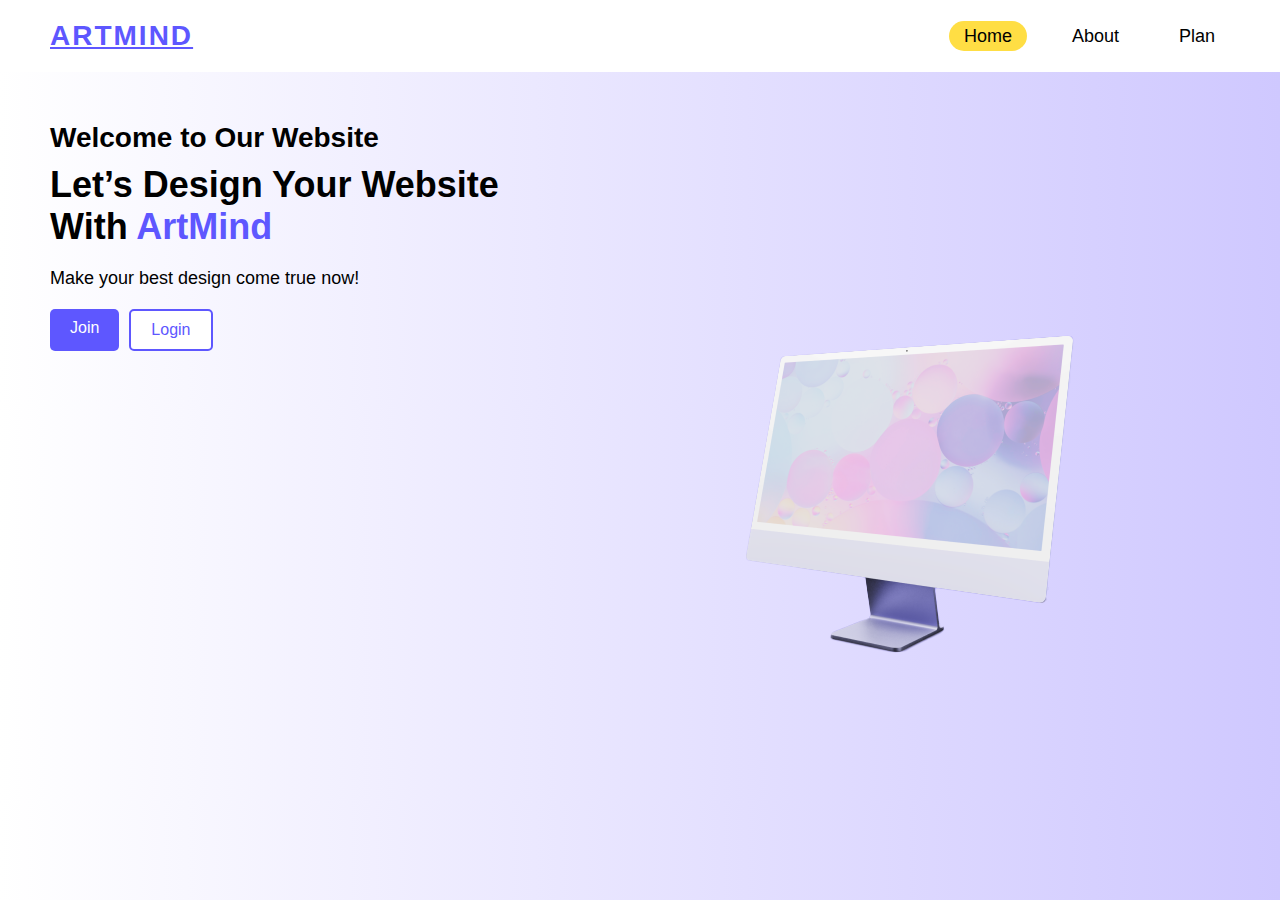
<file: index.html>
<!DOCTYPE html>
<html lang="en">
<head>
  <meta charset="UTF-8">
  <meta name="viewport" content="width=device-width, initial-scale=1.0">
  <title>ArtMind - Home</title>
  <link rel="stylesheet" href="styles.css">
</head>
<body>
  <header>
    <div class="logo">
      <h1>ArtMind</h1>
    </div>
    <nav>
      <ul>
        <li><a href="index.html" class="active">Home</a></li>
        <li><a href="about.html">About</a></li>
        <li><a href="plan.html">Plan</a></li>
      </ul>
    </nav>
  </header>

  <section class="hero">
    <div class="content">
      <h2>Welcome to Our Website</h2>
      <h3>Let’s Design Your Website With <span>ArtMind</span></h3>
      <p>Make your best design come true now!</p>
      <div class="buttons">
        <!-- Update tombol Join dengan tautan ke create-account.html -->
        <a href="create-account.html" class="btn">Join</a>
        <a href="login.html" class="btn login">Login</a>
      </div>
    </div>
    <div class="images">
      <img src="com.png" alt="Monitor">
    </div>
  </section>

  <script src="script.js"></script>
</body>
</html>
</file>
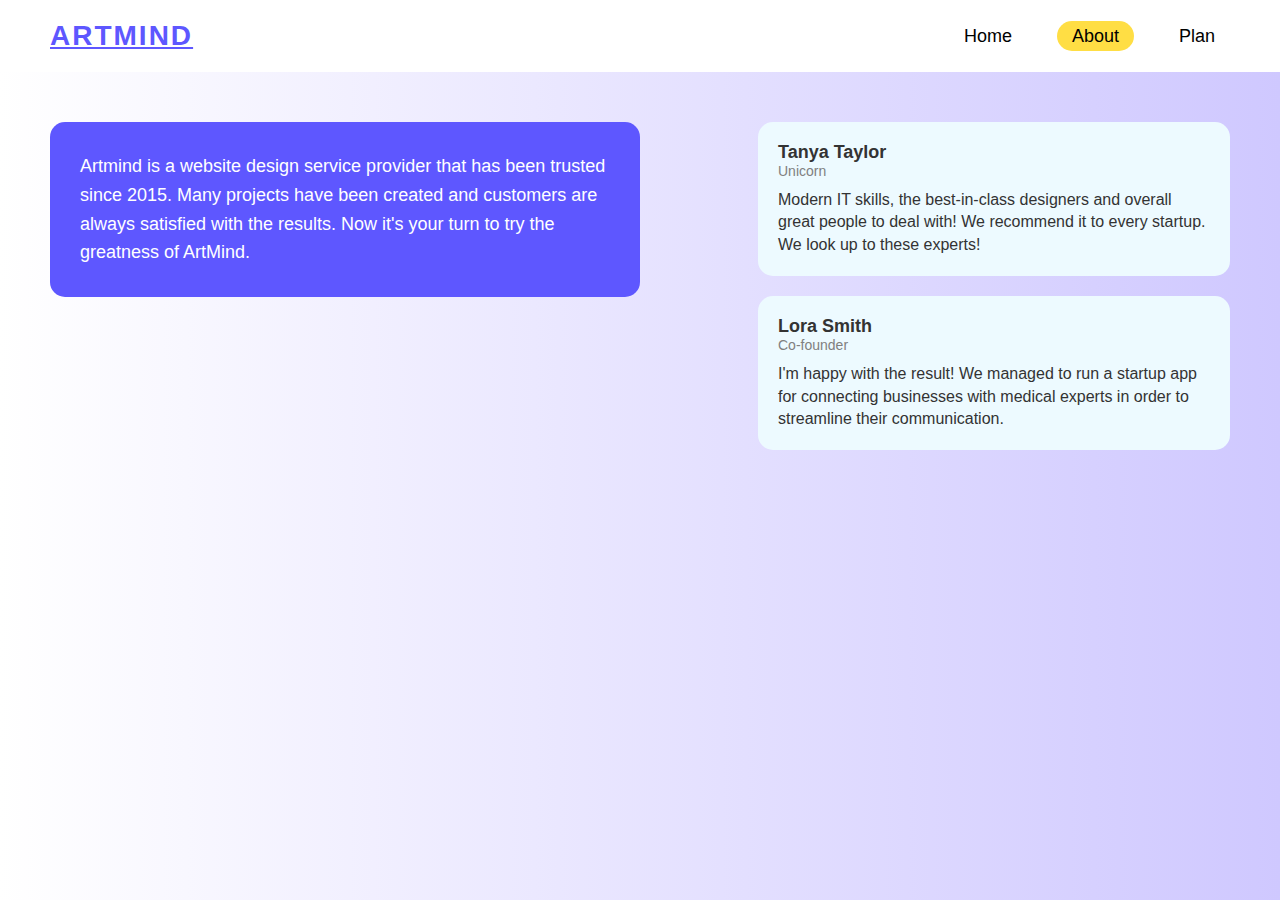
<file: about.html>
<!DOCTYPE html>
<html lang="en">
<head>
  <meta charset="UTF-8">
  <meta name="viewport" content="width=device-width, initial-scale=1.0">
  <title>About - ArtMind</title>
  <link rel="stylesheet" href="about.css">
</head>
<body>
  <header>
    <div class="logo">
      <h1>ArtMind</h1>
    </div>
    <nav>
      <ul>
        <li><a href="index.html">Home</a></li>
        <li><a href="about.html" class="active">About</a></li>
        <li><a href="plan.html">Plan</a></li>
      </ul>
    </nav>
  </header>

  <section class="about-section">
    <div class="about-text">
      <p>
        Artmind is a website design service provider that has been trusted since 2015. Many projects have been created and customers are always satisfied with the results. Now it's your turn to try the greatness of ArtMind.
      </p>
    </div>
    <div class="testimonials">
      <div class="testimonial">
        <div class="testimonial-text">
          <h3>Tanya Taylor</h3>
          <p>Unicorn</p>
          <blockquote>
            Modern IT skills, the best-in-class designers and overall great people to deal with! We recommend it to every startup. We look up to these experts!
          </blockquote>
        </div>
      </div>
      <div class="testimonial">
        <div class="testimonial-text">
          <h3>Lora Smith</h3>
          <p>Co-founder</p>
          <blockquote>
            I'm happy with the result! We managed to run a startup app for connecting businesses with medical experts in order to streamline their communication.
          </blockquote>
        </div>
      </div>
    </div>
  </section>

  <script src="script.js"></script>
</body>
</html>
</file>
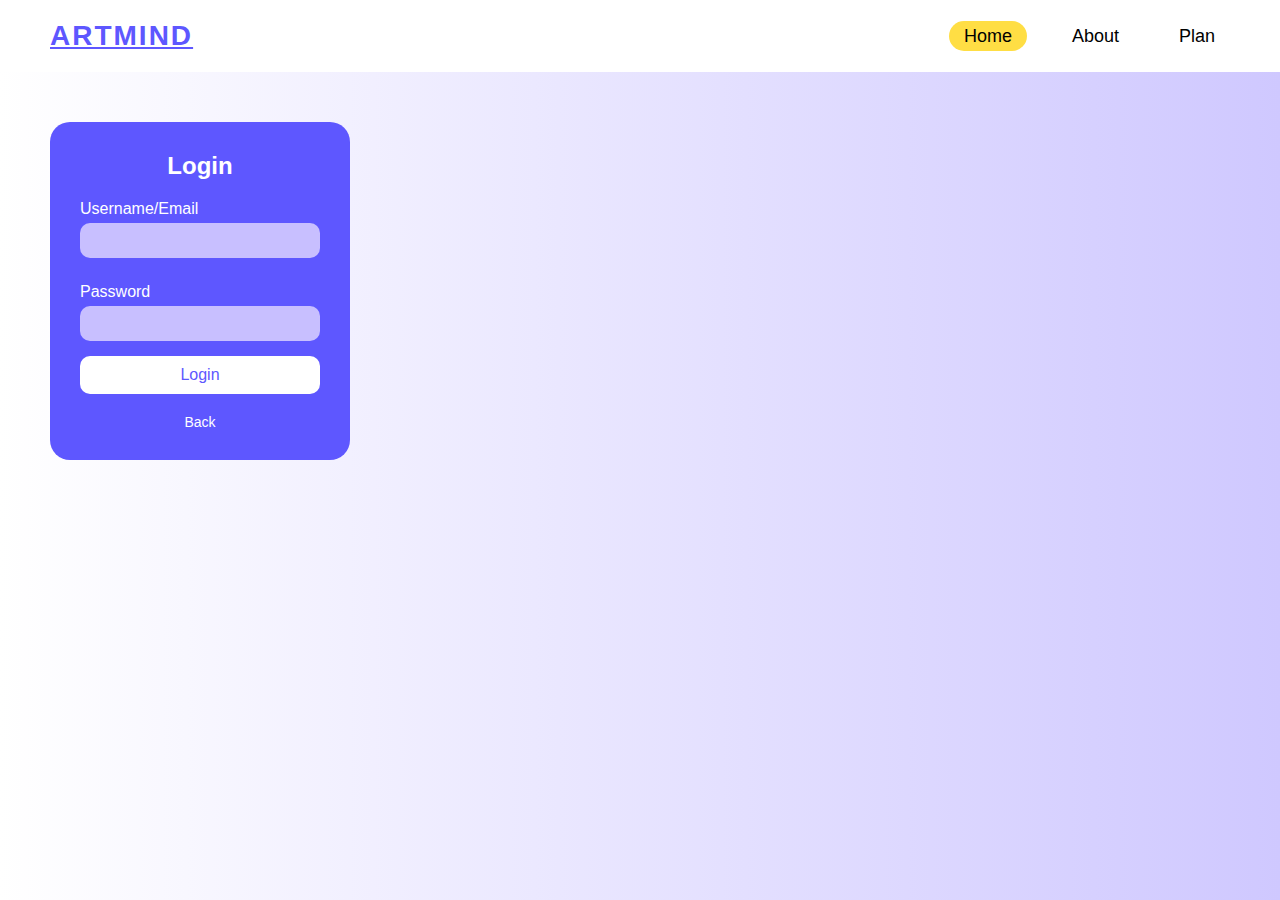
<file: login.html>
<!DOCTYPE html>
<html lang="en">
<head>
  <meta charset="UTF-8">
  <meta name="viewport" content="width=device-width, initial-scale=1.0">
  <title>Login - ArtMind</title>
  <link rel="stylesheet" href="login.css">
</head>
<body>
  <header>
    <div class="logo">
      <h1>ArtMind</h1>
    </div>
    <nav>
      <ul>
        <li><a href="index.html" class="active">Home</a></li>
        <li><a href="about.html">About</a></li>
        <li><a href="plan.html">Plan</a></li>
      </ul>
    </nav>
  </header>

  <section class="login-section">
    <div class="form-container">
      <h2>Login</h2>
      <form action="#" method="POST">
        <label for="username">Username/Email</label>
        <input type="text" id="username" name="username" required>
        
        <label for="password">Password</label>
        <input type="password" id="password" name="password" required>

        <button type="submit">Login</button>
      </form>
      <a href="index.html" class="back-link">Back</a>
    </div>
  </section>

  <script src="script.js"></script>
</body>
</html>
</file>
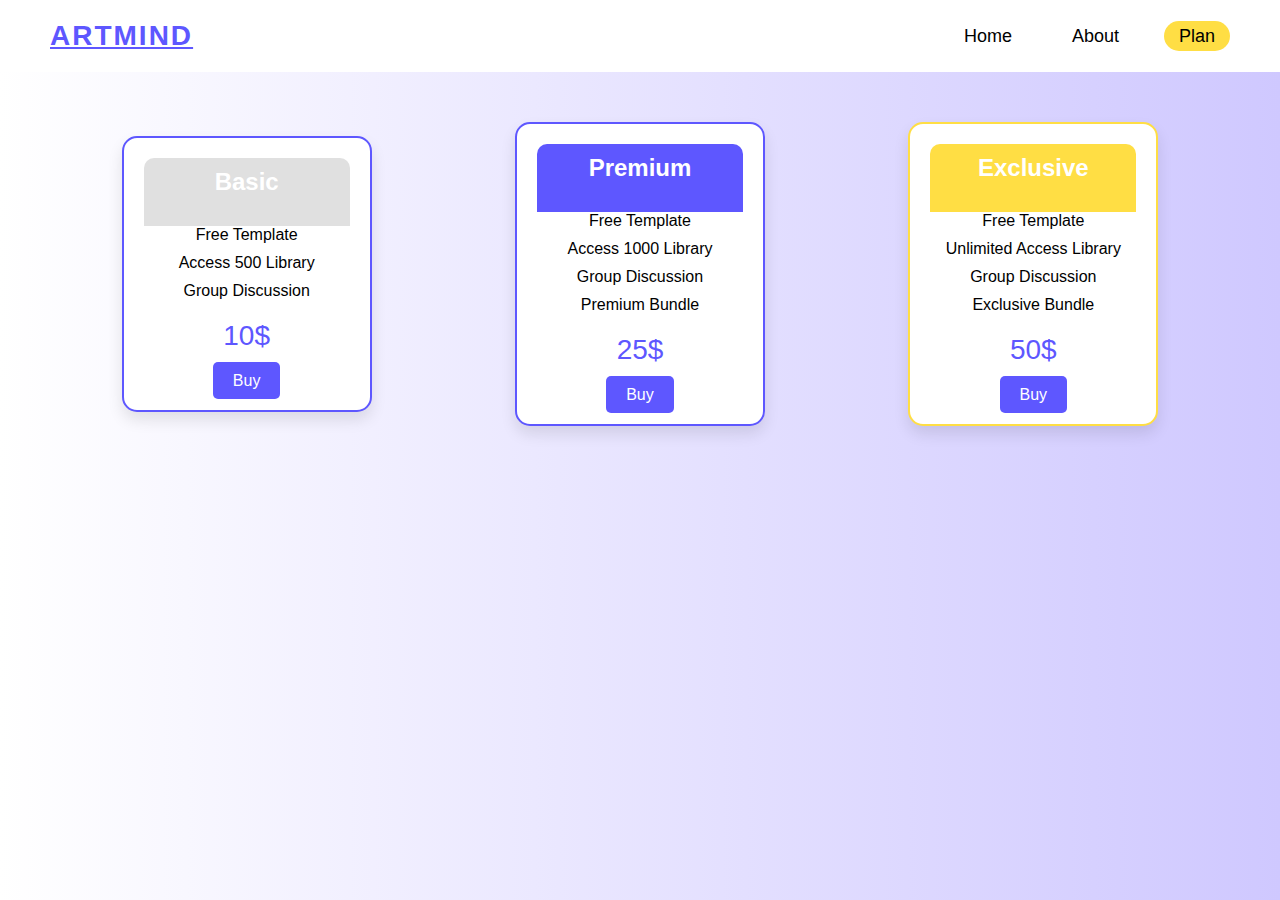
<file: plan.html>
<!DOCTYPE html>
<html lang="en">
<head>
  <meta charset="UTF-8">
  <meta name="viewport" content="width=device-width, initial-scale=1.0">
  <title>Plan - ArtMind</title>
  <link rel="stylesheet" href="plan.css">
</head>
<body>
  <header>
    <div class="logo">
      <h1>ArtMind</h1>
    </div>
    <nav>
      <ul>
        <li><a href="index.html">Home</a></li>
        <li><a href="about.html">About</a></li>
        <li><a href="plan.html" class="active">Plan</a></li>
      </ul>
    </nav>
  </header>

  <section class="pricing-section">
    <div class="pricing-card basic">
      <div class="card-header">
        <h2>Basic</h2>
      </div>
      <ul>
        <li>Free Template</li>
        <li>Access 500 Library</li>
        <li>Group Discussion</li>
      </ul>
      <div class="price">
        <p>10$</p>
      </div>
      <a href="#" class="btn">Buy</a>
    </div>

    <div class="pricing-card premium">
      <div class="card-header">
        <h2>Premium</h2>
      </div>
      <ul>
        <li>Free Template</li>
        <li>Access 1000 Library</li>
        <li>Group Discussion</li>
        <li>Premium Bundle</li>
      </ul>
      <div class="price">
        <p>25$</p>
      </div>
      <a href="#" class="btn">Buy</a>
    </div>

    <div class="pricing-card exclusive">
      <div class="card-header">
        <h2>Exclusive</h2>
      </div>
      <ul>
        <li>Free Template</li>
        <li>Unlimited Access Library</li>
        <li>Group Discussion</li>
        <li>Exclusive Bundle</li>
      </ul>
      <div class="price">
        <p>50$</p>
      </div>
      <a href="#" class="btn">Buy</a>
    </div>
  </section>

  <script src="script.js"></script>
</body>
</html>
</file>
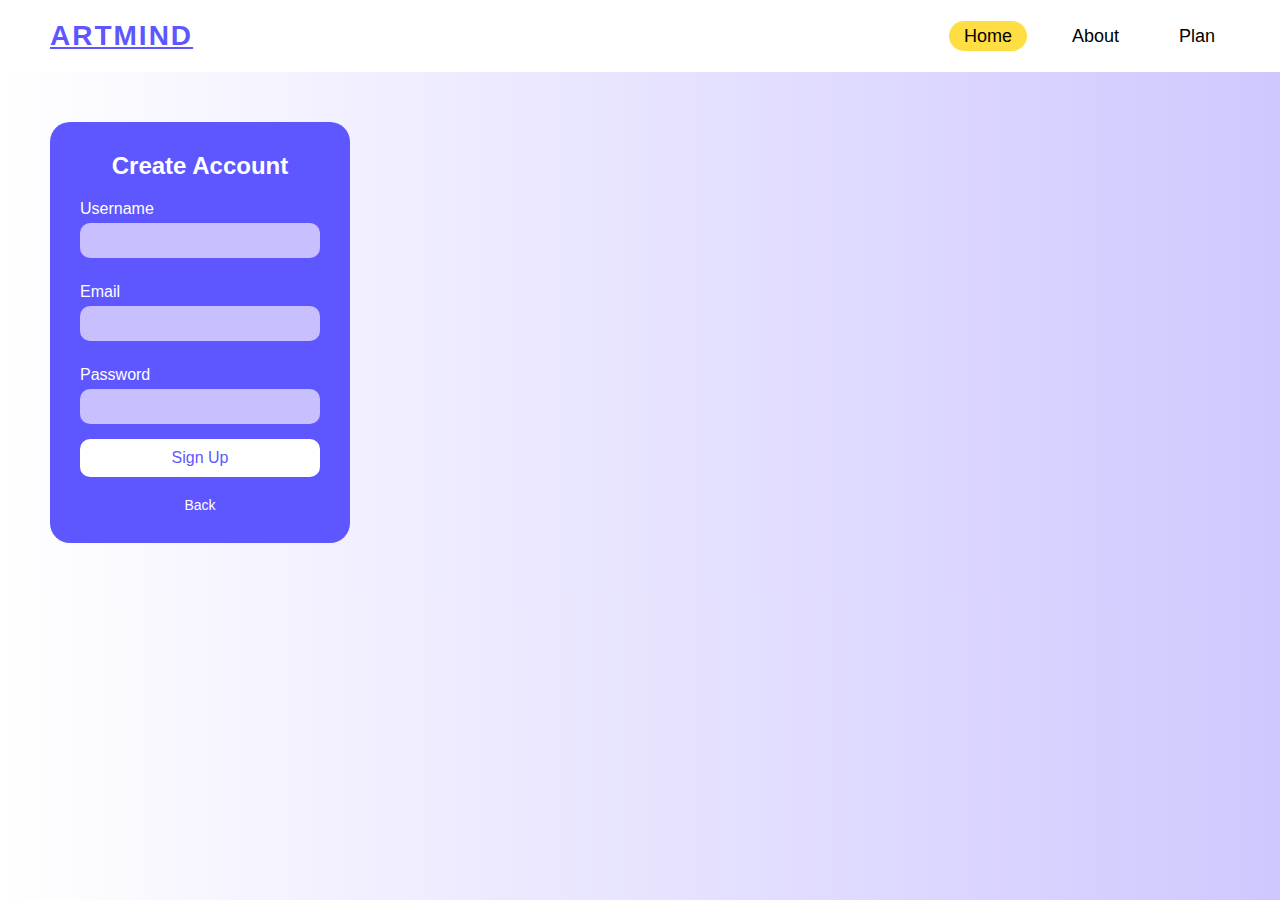
<file: register.html>
<!DOCTYPE html>
<html lang="en">
<head>
  <meta charset="UTF-8">
  <meta name="viewport" content="width=device-width, initial-scale=1.0">
  <title>Create Account - ArtMind</title>
  <link rel="stylesheet" href="register.css">
</head>
<body>
  <header>
    <div class="logo">
      <h1>ArtMind</h1>
    </div>
    <nav>
      <ul>
        <li><a href="index.html" class="active">Home</a></li>
        <li><a href="about.html">About</a></li>
        <li><a href="plan.html">Plan</a></li>
      </ul>
    </nav>
  </header>

  <section class="account-section">
    <div class="form-container">
      <h2>Create Account</h2>
      <form action="register.php" method="POST">
        <label for="username">Username</label>
        <input type="text" id="username" name="username" required>

        <label for="email">Email</label>
        <input type="email" id="email" name="email" required>

        <label for="password">Password</label>
        <input type="password" id="password" name="password" required>

        <button type="submit">Sign Up</button>
    </form>
      <a href="index.html" class="back-link">Back</a>
    </div>
  </section>

  <script src="script.js"></script>
</body>
</html>
</file>
<file: styles.css>
* {
    margin: 0;
    padding: 0;
    box-sizing: border-box;
  }
  
  body {
    font-family: Arial, sans-serif;
    background: linear-gradient(to right, #ffffff, #cfc8ff);
  }
  
  header {
    display: flex;
    justify-content: space-between;
    align-items: center;
    padding: 20px 50px;
    background-color: white;
  }
  
  .logo h1 {
    color: #5e57ff;
    font-size: 28px;
    font-weight: bold;
    text-transform: uppercase;
    letter-spacing: 2px;
    text-decoration: underline;
    text-decoration-color: #5e57ff;
  }
  
  nav ul {
    list-style: none;
    display: flex;
    gap: 30px;
  }
  
  nav ul li a {
    text-decoration: none;
    font-size: 18px;
    font-weight: 500;
    color: black;
    padding: 5px 15px;
    border-radius: 20px;
    transition: all 0.3s ease;
  }
  
  nav ul li a:hover {
    background-color: #ffde44;
    color: black;
  }
  
  nav ul li a.active {
    background-color: #ffde44;
    color: black;
  }
  
  
  .hero {
    display: flex;
    justify-content: space-between;
    align-items: center;
    padding: 50px;
  }
  
  .content {
    max-width: 500px;
  }
  
  .content h2 {
    color: #000;
    font-size: 28px;
  }
  
  .content h3 {
    color: #000;
    font-size: 36px;
    margin: 10px 0;
  }
  
  .content h3 span {
    color: #5e57ff;
  }
  
  .content p {
    font-size: 18px;
    margin: 20px 0;
  }
  
  .buttons {
    display: flex;
    gap: 10px;
  }
  
  .btn {
    background-color: #5e57ff;
    color: white;
    padding: 10px 20px;
    text-decoration: none;
    border-radius: 5px;
  }
  
  .btn.login {
    background-color: white;
    color: #5e57ff;
    border: 2px solid #5e57ff;
  }
  
  .images {
    position: relative;
  }
  
  .images img {
    position: absolute;
    max-width: 700px;
  }
  
  .images img:nth-child(1) {
    right: 50px;
    top: 0;
  }
  
  .images img:nth-child(2) {
    left: 10px;
    bottom: 50px;
  }
  
  .images img:nth-child(3) {
    right: 80px;
    bottom: 10px;
  }
  
  .images img:nth-child(4) {
    top: 100px;
    left: 30px;
  }
  
  .images img:nth-child(5) {
    right: 100px;
    top: 150px;
  }
</file>
<file: about.css>
* {
    margin: 0;
    padding: 0;
    box-sizing: border-box;
  }
  
  body {
    font-family: Arial, sans-serif;
    background: linear-gradient(to right, #ffffff, #cfc8ff);
  }
  
  header {
    display: flex;
    justify-content: space-between;
    align-items: center;
    padding: 20px 50px;
    background-color: white;
  }
  
  .logo h1 {
    color: #5e57ff;
    font-size: 28px;
    font-weight: bold;
    text-transform: uppercase;
    letter-spacing: 2px;
    text-decoration: underline;
    text-decoration-color: #5e57ff;
  }
  
  nav ul {
    list-style: none;
    display: flex;
    gap: 30px;
  }
  
  nav ul li a {
    text-decoration: none;
    font-size: 18px;
    font-weight: 500;
    color: black;
    padding: 5px 15px;
    border-radius: 20px;
    transition: all 0.3s ease;
  }
  
  nav ul li a:hover {
    background-color: #ffde44;
    color: black;
  }
  
  nav ul li a.active {
    background-color: #ffde44;
    color: black;
  }
  
  .about-section {
    display: flex;
    justify-content: space-between;
    align-items: flex-start;
    padding: 50px;
  }
  
  .about-text {
    width: 50%;
    background-color: #5e57ff;
    color: white;
    padding: 30px;
    border-radius: 15px;
    font-size: 18px;
    font-weight: 500;
    line-height: 1.6;
  }
  
  .testimonials {
    width: 40%;
  }
  
  .testimonial {
    background-color: #edfaff;
    border-radius: 15px;
    padding: 20px;
    margin-bottom: 20px;
    display: flex;
    align-items: center;
    gap: 20px;
  }
  
  .testimonial img {
    width: 60px;
    height: 60px;
    border-radius: 50%;
    object-fit: cover;
  }
  
  .testimonial-text h3 {
    font-size: 18px;
    margin: 0;
    color: #333;
  }
  
  .testimonial-text p {
    font-size: 14px;
    color: gray;
  }
  
  blockquote {
    font-size: 16px;
    color: #333;
    margin-top: 10px;
    line-height: 1.4;
  }
</file>
<file: login.css>
* {
    margin: 0;
    padding: 0;
    box-sizing: border-box;
  }
  
  body {
    font-family: Arial, sans-serif;
    background: linear-gradient(to right, #ffffff, #cfc8ff);
  }
  
  header {
    display: flex;
    justify-content: space-between;
    align-items: center;
    padding: 20px 50px;
    background-color: white;
  }
  
  .logo h1 {
    color: #5e57ff;
    font-size: 28px;
    font-weight: bold;
    text-transform: uppercase;
    letter-spacing: 2px;
    text-decoration: underline;
    text-decoration-color: #5e57ff;
  }
  
  nav ul {
    list-style: none;
    display: flex;
    gap: 30px;
  }
  
  nav ul li a {
    text-decoration: none;
    font-size: 18px;
    font-weight: 500;
    color: black;
    padding: 5px 15px;
    border-radius: 20px;
    transition: all 0.3s ease;
  }
  
  nav ul li a:hover {
    background-color: #ffde44;
    color: black;
  }
  
  nav ul li a.active {
    background-color: #ffde44;
    color: black;
  }
  
  .login-section {
    display: flex;
    justify-content: space-between;
    align-items: center;
    padding: 50px;
  }
  
  .form-container {
    background-color: #5e57ff;
    padding: 30px;
    border-radius: 20px;
    width: 300px;
    color: white;
  }
  
  .form-container h2 {
    text-align: center;
    margin-bottom: 20px;
    font-size: 24px;
  }
  
  .form-container label {
    display: block;
    margin: 10px 0 5px;
    font-size: 16px;
  }
  
  .form-container input {
    width: 100%;
    padding: 10px;
    margin-bottom: 15px;
    border-radius: 10px;
    border: none;
    background-color: #c8bfff;
    color: #000;
  }
  
  .form-container button {
    width: 100%;
    padding: 10px;
    background-color: #fff;
    color: #5e57ff;
    border-radius: 10px;
    border: none;
    font-size: 16px;
    cursor: pointer;
  }
  
  .form-container button:hover {
    background-color: #d8d0ff;
  }
  
  .back-link {
    display: block;
    margin-top: 20px;
    text-align: center;
    color: white;
    text-decoration: none;
    font-size: 14px;
  }
  
  .back-link:hover {
    text-decoration: underline;
  }
  
  .image-container {
    position: relative;
  }
  
  .image-container img {
    position: absolute;
    width: 150px;
  }
  
  .image-container img:nth-child(1) {
    top: 0;
    right: 100px;
  }
  
  .image-container img:nth-child(2) {
    bottom: 50px;
    left: 10px;
  }
  
  .image-container img:nth-child(3) {
    bottom: 10px;
    right: 100px;
  }
</file>
<file: plan.css>
* {
    margin: 0;
    padding: 0;
    box-sizing: border-box;
  }
  
  body {
    font-family: Arial, sans-serif;
    background: linear-gradient(to right, #ffffff, #cfc8ff);
  }
  
  header {
    display: flex;
    justify-content: space-between;
    align-items: center;
    padding: 20px 50px;
    background-color: white;
  }
  
  .logo h1 {
    color: #5e57ff;
    font-size: 28px;
    font-weight: bold;
    text-transform: uppercase;
    letter-spacing: 2px;
    text-decoration: underline;
    text-decoration-color: #5e57ff;
  }
  
  nav ul {
    list-style: none;
    display: flex;
    gap: 30px;
  }
  
  nav ul li a {
    text-decoration: none;
    font-size: 18px;
    font-weight: 500;
    color: black;
    padding: 5px 15px;
    border-radius: 20px;
    transition: all 0.3s ease;
  }
  
  nav ul li a:hover {
    background-color: #ffde44;
    color: black;
  }
  
  nav ul li a.active {
    background-color: #ffde44;
    color: black;
  }
  
  .pricing-section {
    display: flex;
    justify-content: space-around;
    align-items: center;
    padding: 50px;
  }
  
  .pricing-card {
    background-color: white;
    border: 2px solid #5e57ff;
    border-radius: 15px;
    width: 250px;
    text-align: center;
    padding: 20px;
    box-shadow: 0px 8px 15px rgba(0, 0, 0, 0.1);
    transition: all 0.3s ease;
  }
  
  .pricing-card:hover {
    transform: scale(1.05);
  }
  
  .pricing-card h2 {
    font-size: 24px;
    color: #ffffff;
    margin-bottom: 20px;
  }
  
  .pricing-card ul {
    list-style: none;
    margin-bottom: 20px;
  }
  
  .pricing-card ul li {
    font-size: 16px;
    margin-bottom: 10px;
  }
  
  .price {
    font-size: 28px;
    color: #5e57ff;
    margin-bottom: 20px;
  }
  
  .btn {
    background-color: #5e57ff;
    color: white;
    padding: 10px 20px;
    text-decoration: none;
    border-radius: 5px;
    transition: all 0.3s ease;
  }
  
  .btn:hover {
    background-color: #483dc2;
  }
  
  .basic .card-header {
    background-color: #e0e0e0;
    padding: 10px;
    border-radius: 10px 10px 0 0;
  }
  
  .premium .card-header {
    background-color: #5e57ff;
    color: white;
    padding: 10px;
    border-radius: 10px 10px 0 0;
  }
  
  .exclusive .card-header {
    background-color: #ffde44;
    padding: 10px;
    border-radius: 10px 10px 0 0;
  }
  
  .exclusive {
    border-color: #ffde44;
  }
</file>
<file: register.css>
* {
    margin: 0;
    padding: 0;
    box-sizing: border-box;
  }
  
  body {
    font-family: Arial, sans-serif;
    background: linear-gradient(to right, #ffffff, #cfc8ff);
  }
  
  header {
    display: flex;
    justify-content: space-between;
    align-items: center;
    padding: 20px 50px;
    background-color: white;
  }
  
  .logo h1 {
    color: #5e57ff;
    font-size: 28px;
    font-weight: bold;
    text-transform: uppercase;
    letter-spacing: 2px;
    text-decoration: underline;
    text-decoration-color: #5e57ff;
  }
  
  nav ul {
    list-style: none;
    display: flex;
    gap: 30px;
  }
  
  nav ul li a {
    text-decoration: none;
    font-size: 18px;
    font-weight: 500;
    color: black;
    padding: 5px 15px;
    border-radius: 20px;
    transition: all 0.3s ease;
  }
  
  nav ul li a:hover {
    background-color: #ffde44;
    color: black;
  }
  
  nav ul li a.active {
    background-color: #ffde44;
    color: black;
  }
  
  .account-section {
    display: flex;
    justify-content: space-between;
    align-items: center;
    padding: 50px;
  }
  
  .form-container {
    background-color: #5e57ff;
    padding: 30px;
    border-radius: 20px;
    width: 300px;
    color: white;
  }
  
  .form-container h2 {
    text-align: center;
    margin-bottom: 20px;
    font-size: 24px;
  }
  
  .form-container label {
    display: block;
    margin: 10px 0 5px;
    font-size: 16px;
  }
  
  .form-container input {
    width: 100%;
    padding: 10px;
    margin-bottom: 15px;
    border-radius: 10px;
    border: none;
    background-color: #c8bfff;
    color: #000;
  }
  
  .form-container button {
    width: 100%;
    padding: 10px;
    background-color: #fff;
    color: #5e57ff;
    border-radius: 10px;
    border: none;
    font-size: 16px;
    cursor: pointer;
  }
  
  .form-container button:hover {
    background-color: #d8d0ff;
  }
  
  .back-link {
    display: block;
    margin-top: 20px;
    text-align: center;
    color: white;
    text-decoration: none;
    font-size: 14px;
  }
  
  .back-link:hover {
    text-decoration: underline;
  }
  
  .image-container {
    position: relative;
  }
  
  .image-container img {
    position: absolute;
    width: 700px;
  }
  
  .image-container img:nth-child(1) {
    top: 0;
    right: 100px;
  }
  
  .image-container img:nth-child(2) {
    bottom: 50px;
    left: 10px;
  }
  
  .image-container img:nth-child(3) {
    bottom: 10px;
    right: 100px;
  }
</file>
